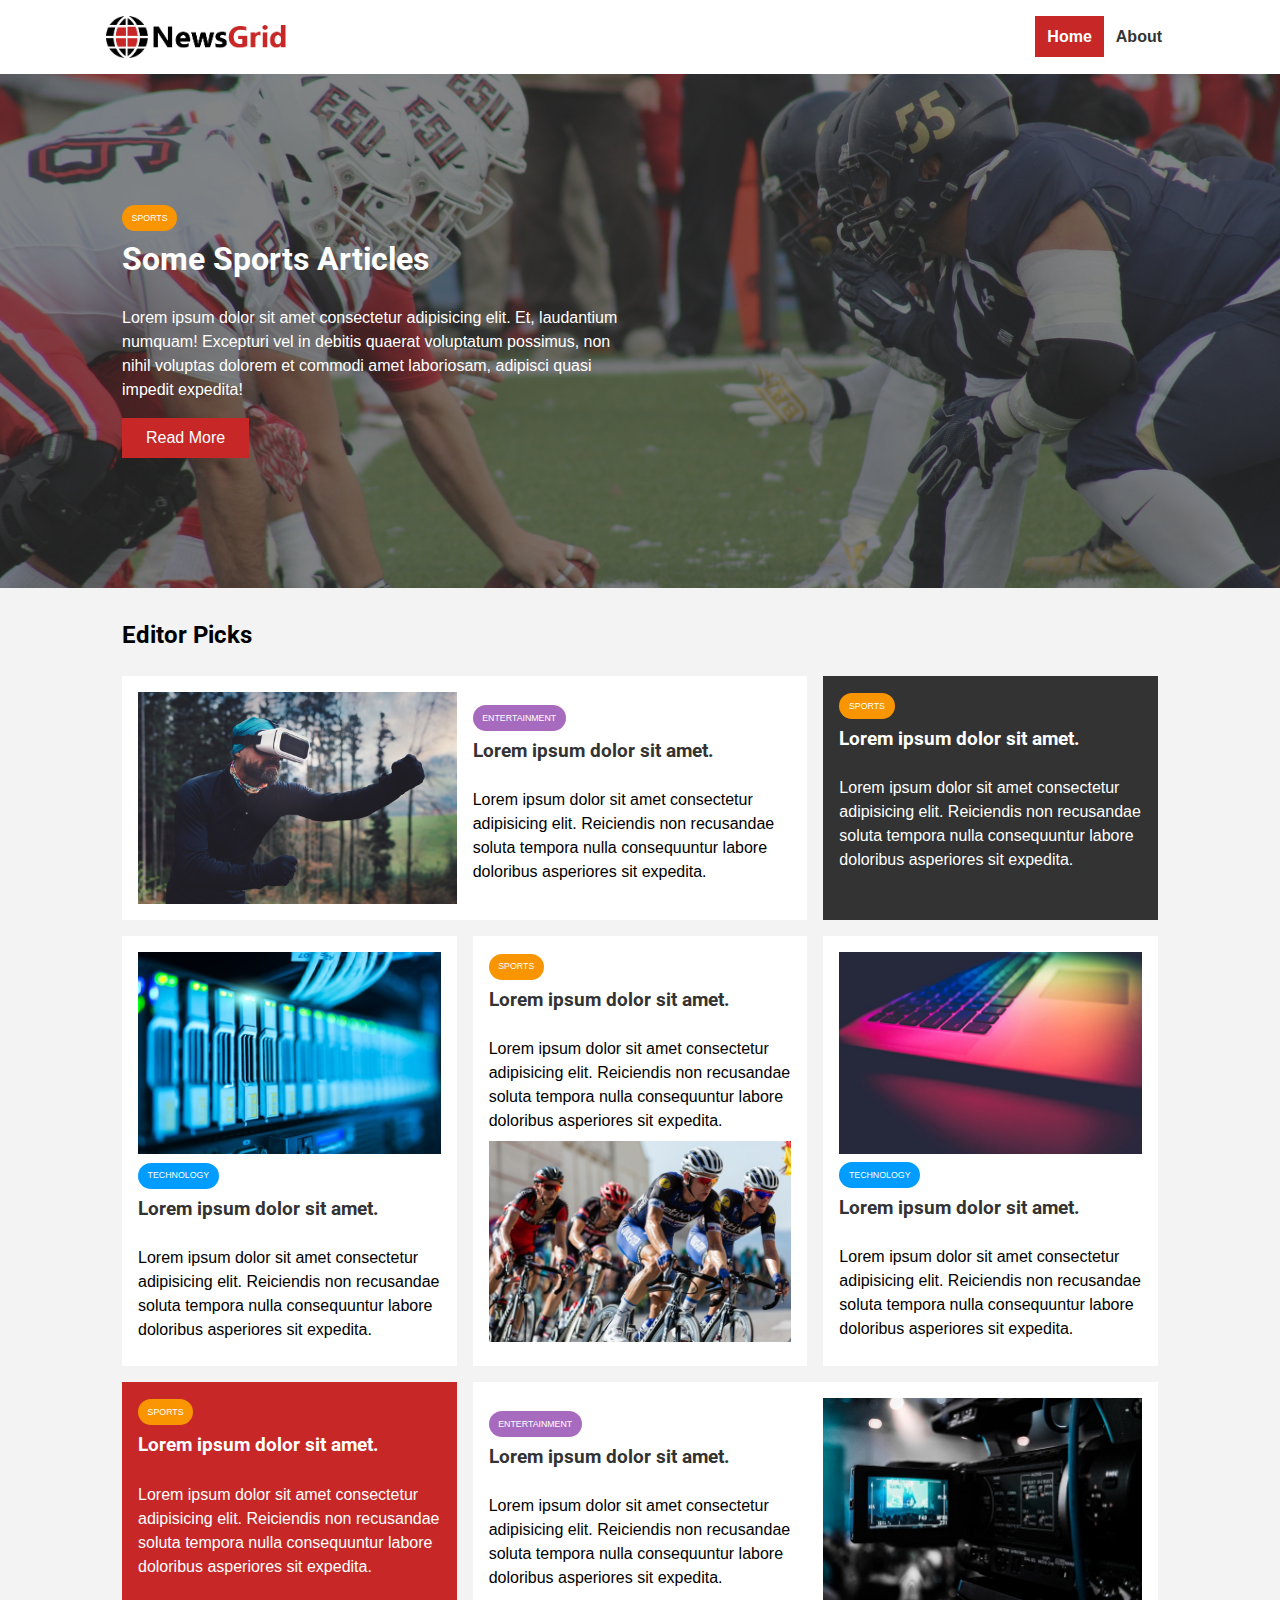
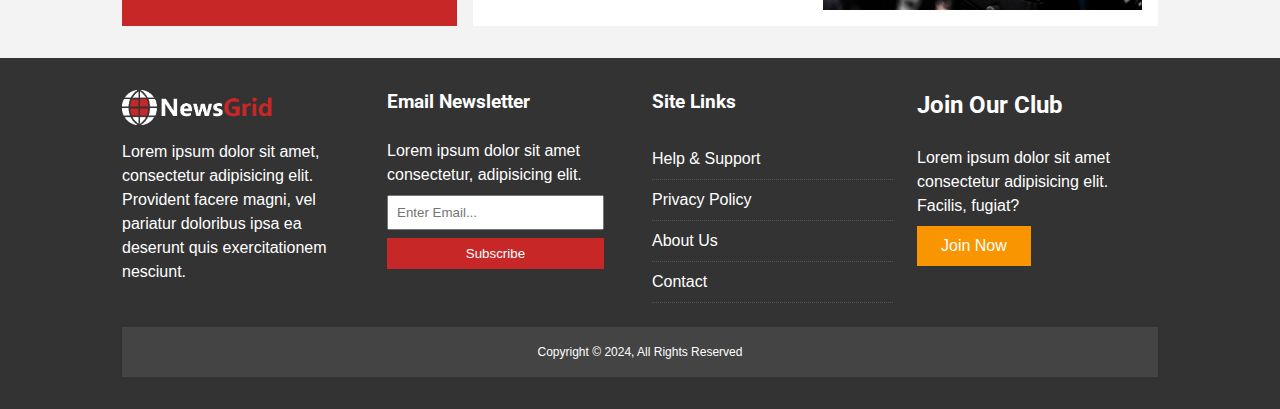
<file: index.html>
<!DOCTYPE html>
<html lang="en">
  <head>
    <meta charset="UTF-8" />
    <meta name="viewport" content="width=device-width, initial-scale=1.0" />
    <link
      rel="stylesheet"
      href="https://cdnjs.cloudflare.com/ajax/libs/font-awesome/6.5.1/css/all.min.css"
      integrity="sha512-DTOQO9RWCH3ppGqcWaEA1BIZOC6xxalwEsw9c2QQeAIftl+Vegovlnee1c9QX4TctnWMn13TZye+giMm8e2LwA=="
      crossorigin="anonymous"
      referrerpolicy="no-referrer" />
    <link rel="preconnect" href="https://fonts.googleapis.com" />
    <link rel="preconnect" href="https://fonts.gstatic.com" crossorigin />
    <link rel="preconnect" href="https://fonts.googleapis.com" />
    <link rel="preconnect" href="https://fonts.gstatic.com" crossorigin />
    <link
      href="https://fonts.googleapis.com/css2?family=Roboto&display=swap"
      rel="stylesheet" />
    <link rel="stylesheet" href="css/style.css" />
    <link
      rel="stylesheet"
      media="screen and (max-width: 768px)"
      href="css/mobile.css" />
    <link rel="shortcut icon" type="image/x-icon" href="favicon.ico" />
    <title>NewsGrid | Latest News</title>
  </head>
  <body>
    <nav id="main-nav">
      <div class="container">
        <img src="image_resources/logo.png" alt="NewsGrid" class="logo" />
        <div class="social">
          <a href="http://facebook.com" target="_blank"
            ><i class="fab fa-facebook fa-2x"></i
          ></a>
          <a href="http://twitter.com" target="_blank"
            ><i class="fab fa-twitter fa-2x"></i
          ></a>
          <a href="http://instagram.com" target="_blank"
            ><i class="fab fa-instagram fa-2x"></i
          ></a>
          <a href="http://youtube.com" target="_blank"
            ><i class="fab fa-youtube fa-2x"></i
          ></a>
        </div>
        <ul>
          <li><a href="index.html" class="current">Home</a></li>
          <li><a href="about.html">About</a></li>
        </ul>
      </div>
    </nav>

    <!-- Showcase -->
    <header id="showcase">
      <div class="container">
        <div class="showcase-container">
          <div class="showcase-content">
            <div class="category category-sports">Sports</div>
            <h1>Some Sports Articles</h1>
            <p>
              Lorem ipsum dolor sit amet consectetur adipisicing elit. Et,
              laudantium numquam! Excepturi vel in debitis quaerat voluptatum
              possimus, non nihil voluptas dolorem et commodi amet laboriosam,
              adipisci quasi impedit expedita!
            </p>
            <a href="article.html" class="btn btn-primary">Read More</a>
          </div>
        </div>
      </div>
    </header>

    <!-- Home Articles -->
    <section id="home-articles" class="py-2">
      <div class="container">
        <h2>Editor Picks</h2>
        <div class="articles-container">
          <article class="card">
            <img src="/image_resources/articles/ent1.jpg" alt="" />
            <div>
              <div class="category category-ent">Entertainment</div>
              <h3><a href="article.html">Lorem ipsum dolor sit amet.</a></h3>
              <p>
                Lorem ipsum dolor sit amet consectetur adipisicing elit.
                Reiciendis non recusandae soluta tempora nulla consequuntur
                labore doloribus asperiores sit expedita.
              </p>
            </div>
          </article>
          <article class="card bg-dark">
            <div class="category category-sports">Sports</div>
            <h3><a href="article.html">Lorem ipsum dolor sit amet.</a></h3>
            <p>
              Lorem ipsum dolor sit amet consectetur adipisicing elit.
              Reiciendis non recusandae soluta tempora nulla consequuntur labore
              doloribus asperiores sit expedita.
            </p>
          </article>
          <article class="card">
            <img src="/image_resources/articles/tech1.jpg" alt="" />
            <div class="category category-tech">Technology</div>
            <h3><a href="article.html">Lorem ipsum dolor sit amet.</a></h3>
            <p>
              Lorem ipsum dolor sit amet consectetur adipisicing elit.
              Reiciendis non recusandae soluta tempora nulla consequuntur labore
              doloribus asperiores sit expedita.
            </p>
          </article>
          <article class="card">
            <div class="category category-sports">Sports</div>
            <h3><a href="article.html">Lorem ipsum dolor sit amet.</a></h3>
            <p>
              Lorem ipsum dolor sit amet consectetur adipisicing elit.
              Reiciendis non recusandae soluta tempora nulla consequuntur labore
              doloribus asperiores sit expedita.
            </p>
            <img src="/image_resources/articles/sports1.jpg" alt="" />
          </article>
          <article class="card">
            <img src="/image_resources/articles/tech2.jpg" alt="" />
            <div class="category category-tech">Technology</div>
            <h3><a href="article.html">Lorem ipsum dolor sit amet.</a></h3>
            <p>
              Lorem ipsum dolor sit amet consectetur adipisicing elit.
              Reiciendis non recusandae soluta tempora nulla consequuntur labore
              doloribus asperiores sit expedita.
            </p>
          </article>
          <article class="card bg-primary">
            <div class="category category-sports">Sports</div>
            <h3><a href="article.html">Lorem ipsum dolor sit amet.</a></h3>
            <p>
              Lorem ipsum dolor sit amet consectetur adipisicing elit.
              Reiciendis non recusandae soluta tempora nulla consequuntur labore
              doloribus asperiores sit expedita.
            </p>
          </article>
          <article class="card">
            <div>
              <div class="category category-ent">Entertainment</div>
              <h3><a href="article.html">Lorem ipsum dolor sit amet.</a></h3>
              <p>
                Lorem ipsum dolor sit amet consectetur adipisicing elit.
                Reiciendis non recusandae soluta tempora nulla consequuntur
                labore doloribus asperiores sit expedita.
              </p>
            </div>
            <img src="/image_resources/articles/ent2.jpg" alt="" />
          </article>
        </div>
      </div>
    </section>

    <!-- Footer -->
    <footer id="main-footer" class="py-2">
      <div class="container footer-container">
        <div>
          <img src="/image_resources/logo_light.png" alt="NewsGrid" />
          <p>
            Lorem ipsum dolor sit amet, consectetur adipisicing elit. Provident
            facere magni, vel pariatur doloribus ipsa ea deserunt quis
            exercitationem nesciunt.
          </p>
        </div>
        <div>
          <h3>Email Newsletter</h3>
          <p>Lorem ipsum dolor sit amet consectetur, adipisicing elit.</p>
          <form name="contact" method="POST" data-netlify="true">
            <input type="email" name="email" placeholder="Enter Email..." />
            <input type="submit" value="Subscribe" class="btn btn-primary" />
          </form>
        </div>
        <div>
          <h3>Site Links</h3>
          <ul class="list">
            <li><a href="#">Help & Support</a></li>
            <li><a href="#">Privacy Policy</a></li>
            <li><a href="#">About Us</a></li>
            <li><a href="#">Contact</a></li>
          </ul>
        </div>
        <div>
          <h2>Join Our Club</h2>
          <p>
            Lorem ipsum dolor sit amet consectetur adipisicing elit. Facilis,
            fugiat?
          </p>
          <a href="" class="btn btn-secondary">Join Now</a>
        </div>
        <div>
          <p>Copyright &copy; 2024, All Rights Reserved</p>
        </div>
      </div>
    </footer>
  </body>
</html>
</file>
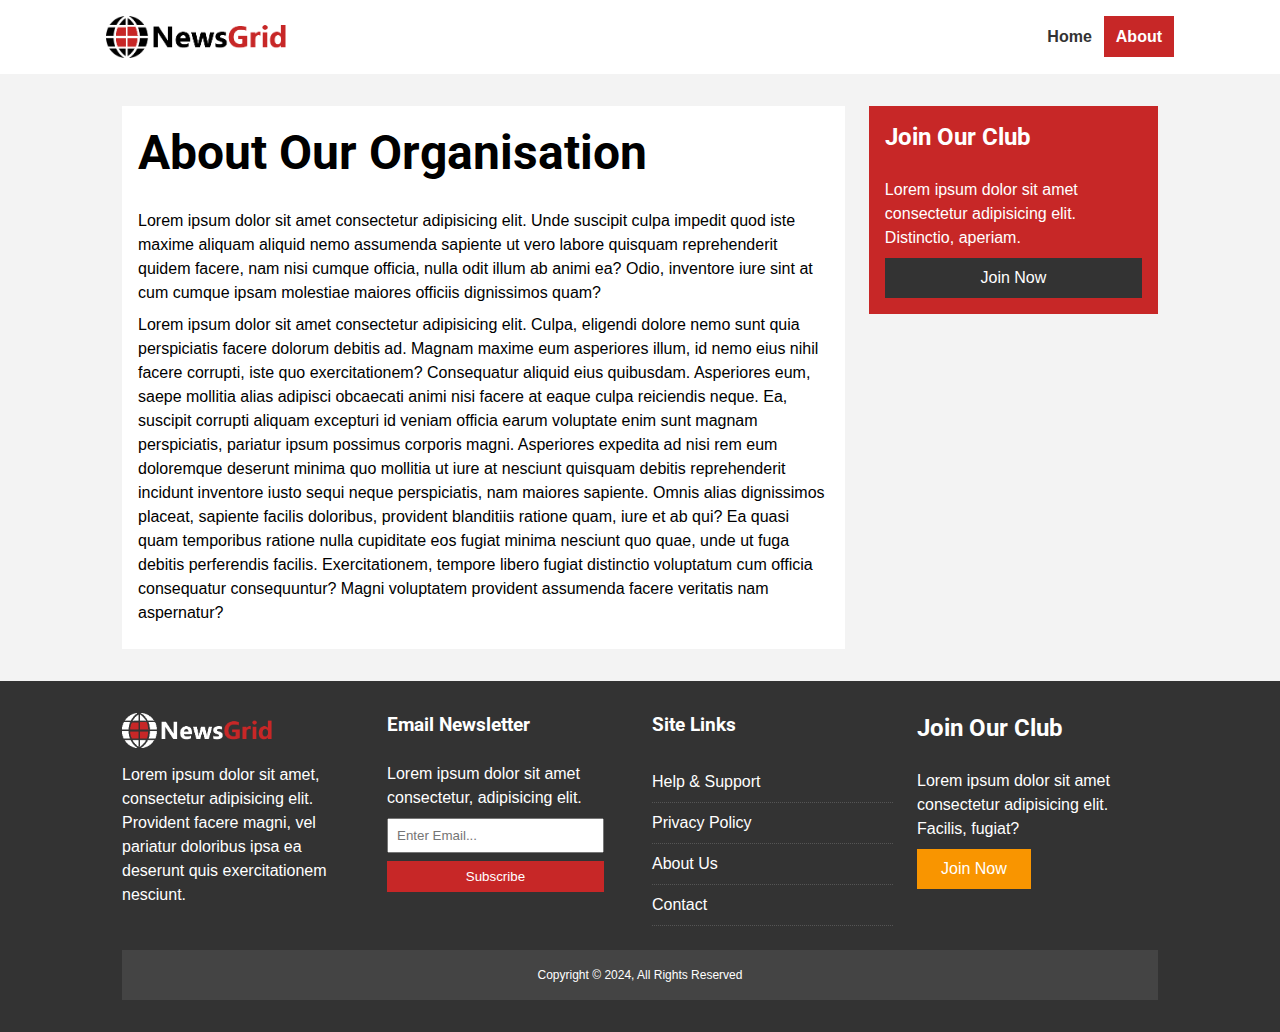
<file: about.html>
<!DOCTYPE html>
<html lang="en">
  <head>
    <meta charset="UTF-8" />
    <meta name="viewport" content="width=device-width, initial-scale=1.0" />
    <link
      rel="stylesheet"
      href="https://cdnjs.cloudflare.com/ajax/libs/font-awesome/6.5.1/css/all.min.css"
      integrity="sha512-DTOQO9RWCH3ppGqcWaEA1BIZOC6xxalwEsw9c2QQeAIftl+Vegovlnee1c9QX4TctnWMn13TZye+giMm8e2LwA=="
      crossorigin="anonymous"
      referrerpolicy="no-referrer" />
    <link rel="preconnect" href="https://fonts.googleapis.com" />
    <link rel="preconnect" href="https://fonts.gstatic.com" crossorigin />
    <link rel="preconnect" href="https://fonts.googleapis.com" />
    <link rel="preconnect" href="https://fonts.gstatic.com" crossorigin />
    <link
      href="https://fonts.googleapis.com/css2?family=Roboto&display=swap"
      rel="stylesheet" />
    <link rel="stylesheet" href="css/style.css" />
    <link
      rel="stylesheet"
      media="screen and (max-width: 768px)"
      href="css/mobile.css" />
    <link rel="shortcut icon" type="image/x-icon" href="favicon.ico" />
    <title>NewsGrid | About</title>
  </head>
  <body>
    <nav id="main-nav">
      <div class="container">
        <img src="image_resources/logo.png" alt="NewsGrid" class="logo" />
        <div class="social">
          <a href="http://facebook.com" target="_blank"
            ><i class="fab fa-facebook fa-2x"></i
          ></a>
          <a href="http://twitter.com" target="_blank"
            ><i class="fab fa-twitter fa-2x"></i
          ></a>
          <a href="http://instagram.com" target="_blank"
            ><i class="fab fa-instagram fa-2x"></i
          ></a>
          <a href="http://youtube.com" target="_blank"
            ><i class="fab fa-youtube fa-2x"></i
          ></a>
        </div>
        <ul>
          <li><a href="index.html">Home</a></li>
          <li><a href="about.html" class="current">About</a></li>
        </ul>
      </div>
    </nav>

    <section id="about">
      <div class="container">
        <div class="page-container">
          <article class="card">
            <h1 class="l-heading">About Our Organisation</h1>
            <p>
              Lorem ipsum dolor sit amet consectetur adipisicing elit. Unde
              suscipit culpa impedit quod iste maxime aliquam aliquid nemo
              assumenda sapiente ut vero labore quisquam reprehenderit quidem
              facere, nam nisi cumque officia, nulla odit illum ab animi ea?
              Odio, inventore iure sint at cum cumque ipsam molestiae maiores
              officiis dignissimos quam?
            </p>
            <p>
              Lorem ipsum dolor sit amet consectetur adipisicing elit. Culpa,
              eligendi dolore nemo sunt quia perspiciatis facere dolorum debitis
              ad. Magnam maxime eum asperiores illum, id nemo eius nihil facere
              corrupti, iste quo exercitationem? Consequatur aliquid eius
              quibusdam. Asperiores eum, saepe mollitia alias adipisci obcaecati
              animi nisi facere at eaque culpa reiciendis neque. Ea, suscipit
              corrupti aliquam excepturi id veniam officia earum voluptate enim
              sunt magnam perspiciatis, pariatur ipsum possimus corporis magni.
              Asperiores expedita ad nisi rem eum doloremque deserunt minima quo
              mollitia ut iure at nesciunt quisquam debitis reprehenderit
              incidunt inventore iusto sequi neque perspiciatis, nam maiores
              sapiente. Omnis alias dignissimos placeat, sapiente facilis
              doloribus, provident blanditiis ratione quam, iure et ab qui? Ea
              quasi quam temporibus ratione nulla cupiditate eos fugiat minima
              nesciunt quo quae, unde ut fuga debitis perferendis facilis.
              Exercitationem, tempore libero fugiat distinctio voluptatum cum
              officia consequatur consequuntur? Magni voluptatem provident
              assumenda facere veritatis nam aspernatur?
            </p>
          </article>
          <aside class="card bg-primary">
            <h2>Join Our Club</h2>
            <p>
              Lorem ipsum dolor sit amet consectetur adipisicing elit.
              Distinctio, aperiam.
            </p>
            <a href="#" class="btn btn-dark btn-block">Join Now</a>
          </aside>
        </div>
      </div>
    </section>

    <!-- Footer -->
    <footer id="main-footer" class="py-2">
      <div class="container footer-container">
        <div>
          <img src="/image_resources/logo_light.png" alt="NewsGrid" />
          <p>
            Lorem ipsum dolor sit amet, consectetur adipisicing elit. Provident
            facere magni, vel pariatur doloribus ipsa ea deserunt quis
            exercitationem nesciunt.
          </p>
        </div>
        <div>
          <h3>Email Newsletter</h3>
          <p>Lorem ipsum dolor sit amet consectetur, adipisicing elit.</p>
          <form name="contact" method="POST" data-netlify="true">
            <input type="email" name="email" placeholder="Enter Email..." />
            <input type="submit" value="Subscribe" class="btn btn-primary" />
          </form>
        </div>
        <div>
          <h3>Site Links</h3>
          <ul class="list">
            <li><a href="#">Help & Support</a></li>
            <li><a href="#">Privacy Policy</a></li>
            <li><a href="#">About Us</a></li>
            <li><a href="#">Contact</a></li>
          </ul>
        </div>
        <div>
          <h2>Join Our Club</h2>
          <p>
            Lorem ipsum dolor sit amet consectetur adipisicing elit. Facilis,
            fugiat?
          </p>
          <a href="" class="btn btn-secondary">Join Now</a>
        </div>
        <div>
          <p>Copyright &copy; 2024, All Rights Reserved</p>
        </div>
      </div>
    </footer>
  </body>
</html>
</file>
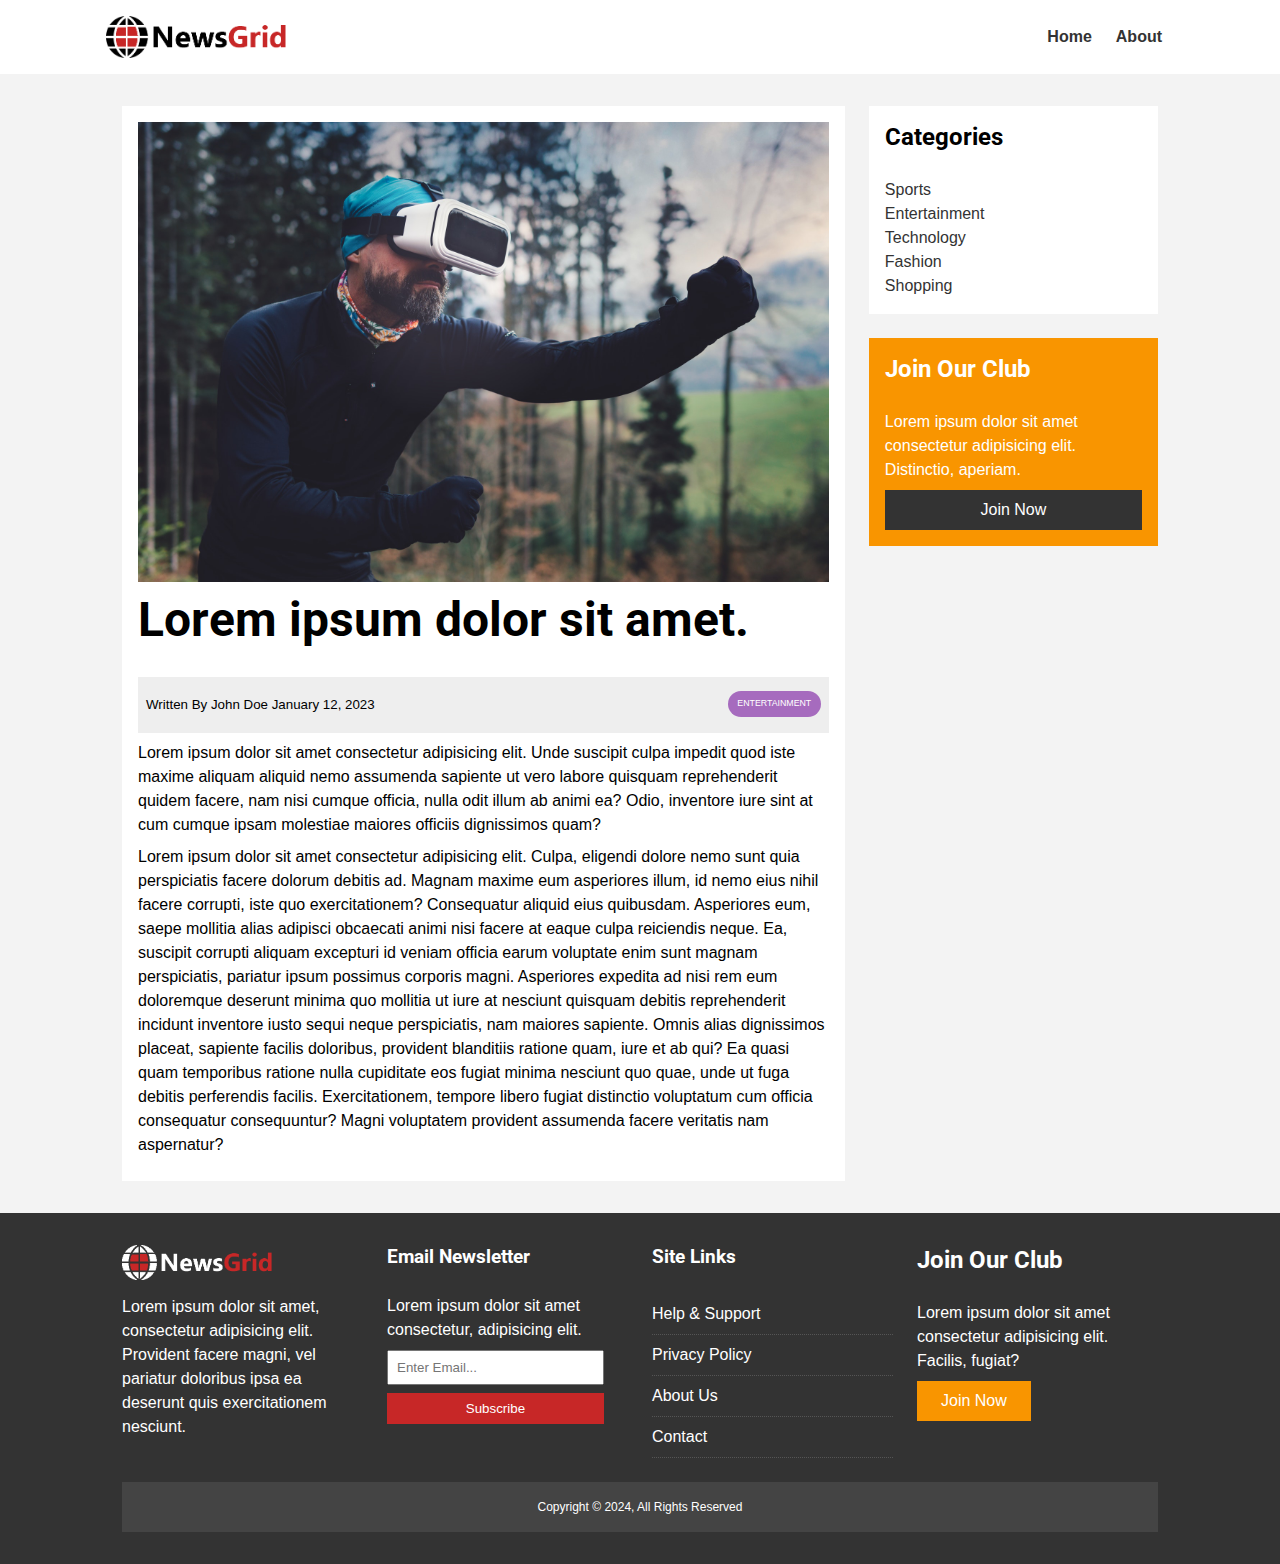
<file: article.html>
<!DOCTYPE html>
<html lang="en">
  <head>
    <meta charset="UTF-8" />
    <meta name="viewport" content="width=device-width, initial-scale=1.0" />
    <link
      rel="stylesheet"
      href="https://cdnjs.cloudflare.com/ajax/libs/font-awesome/6.5.1/css/all.min.css"
      integrity="sha512-DTOQO9RWCH3ppGqcWaEA1BIZOC6xxalwEsw9c2QQeAIftl+Vegovlnee1c9QX4TctnWMn13TZye+giMm8e2LwA=="
      crossorigin="anonymous"
      referrerpolicy="no-referrer" />
    <link rel="preconnect" href="https://fonts.googleapis.com" />
    <link rel="preconnect" href="https://fonts.gstatic.com" crossorigin />
    <link rel="preconnect" href="https://fonts.googleapis.com" />
    <link rel="preconnect" href="https://fonts.gstatic.com" crossorigin />
    <link
      href="https://fonts.googleapis.com/css2?family=Roboto&display=swap"
      rel="stylesheet" />
    <link rel="stylesheet" href="css/style.css" />
    <link
      rel="stylesheet"
      media="screen and (max-width: 768px)"
      href="css/mobile.css" />
    <link rel="shortcut icon" type="image/x-icon" href="favicon.ico" />
    <title>NewsGrid | Latest News</title>
  </head>
  <body>
    <nav id="main-nav">
      <div class="container">
        <img src="image_resources/logo.png" alt="NewsGrid" class="logo" />
        <div class="social">
          <a href="http://facebook.com" target="_blank"
            ><i class="fab fa-facebook fa-2x"></i
          ></a>
          <a href="http://twitter.com" target="_blank"
            ><i class="fab fa-twitter fa-2x"></i
          ></a>
          <a href="http://instagram.com" target="_blank"
            ><i class="fab fa-instagram fa-2x"></i
          ></a>
          <a href="http://youtube.com" target="_blank"
            ><i class="fab fa-youtube fa-2x"></i
          ></a>
        </div>
        <ul>
          <li><a href="index.html">Home</a></li>
          <li><a href="about.html">About</a></li>
        </ul>
      </div>
    </nav>

    <section id="article">
      <div class="container">
        <div class="page-container">
          <article class="card">
            <img src="image_resources/articles/ent1.jpg" alt="" />
            <h1 class="l-heading">Lorem ipsum dolor sit amet.</h1>
            <div class="meta">
              <small>
                <i class="fas fa-user"></i> Written By John Doe January 12, 2023
              </small>
              <div class="category category-ent">Entertainment</div>
            </div>
            <p>
              Lorem ipsum dolor sit amet consectetur adipisicing elit. Unde
              suscipit culpa impedit quod iste maxime aliquam aliquid nemo
              assumenda sapiente ut vero labore quisquam reprehenderit quidem
              facere, nam nisi cumque officia, nulla odit illum ab animi ea?
              Odio, inventore iure sint at cum cumque ipsam molestiae maiores
              officiis dignissimos quam?
            </p>
            <p>
              Lorem ipsum dolor sit amet consectetur adipisicing elit. Culpa,
              eligendi dolore nemo sunt quia perspiciatis facere dolorum debitis
              ad. Magnam maxime eum asperiores illum, id nemo eius nihil facere
              corrupti, iste quo exercitationem? Consequatur aliquid eius
              quibusdam. Asperiores eum, saepe mollitia alias adipisci obcaecati
              animi nisi facere at eaque culpa reiciendis neque. Ea, suscipit
              corrupti aliquam excepturi id veniam officia earum voluptate enim
              sunt magnam perspiciatis, pariatur ipsum possimus corporis magni.
              Asperiores expedita ad nisi rem eum doloremque deserunt minima quo
              mollitia ut iure at nesciunt quisquam debitis reprehenderit
              incidunt inventore iusto sequi neque perspiciatis, nam maiores
              sapiente. Omnis alias dignissimos placeat, sapiente facilis
              doloribus, provident blanditiis ratione quam, iure et ab qui? Ea
              quasi quam temporibus ratione nulla cupiditate eos fugiat minima
              nesciunt quo quae, unde ut fuga debitis perferendis facilis.
              Exercitationem, tempore libero fugiat distinctio voluptatum cum
              officia consequatur consequuntur? Magni voluptatem provident
              assumenda facere veritatis nam aspernatur?
            </p>
          </article>

          <aside class="categories card">
            <h2>Categories</h2>
            <ul>
              <li>
                <a href="#"><i class="fas fa-chevron-right"></i> Sports</a>
              </li>
              <li>
                <a href="#"
                  ><i class="fas fa-chevron-right"></i> Entertainment</a
                >
              </li>
              <li>
                <a href="#"><i class="fas fa-chevron-right"></i> Technology</a>
              </li>
              <li>
                <a href="#"><i class="fas fa-chevron-right"></i> Fashion</a>
              </li>
              <li>
                <a href="#"><i class="fas fa-chevron-right"></i> Shopping</a>
              </li>
            </ul>
          </aside>

          <aside class="card bg-secondary">
            <h2>Join Our Club</h2>
            <p>
              Lorem ipsum dolor sit amet consectetur adipisicing elit.
              Distinctio, aperiam.
            </p>
            <a href="#" class="btn btn-dark btn-block">Join Now</a>
          </aside>
        </div>
      </div>
    </section>

    <!-- Footer -->
    <footer id="main-footer" class="py-2">
      <div class="container footer-container">
        <div>
          <img src="/image_resources/logo_light.png" alt="NewsGrid" />
          <p>
            Lorem ipsum dolor sit amet, consectetur adipisicing elit. Provident
            facere magni, vel pariatur doloribus ipsa ea deserunt quis
            exercitationem nesciunt.
          </p>
        </div>
        <div>
          <h3>Email Newsletter</h3>
          <p>Lorem ipsum dolor sit amet consectetur, adipisicing elit.</p>
          <form name="contact" method="POST" data-netlify="true">
            <input type="email" name="email" placeholder="Enter Email..." />
            <input type="submit" value="Subscribe" class="btn btn-primary" />
          </form>
        </div>
        <div>
          <h3>Site Links</h3>
          <ul class="list">
            <li><a href="#">Help & Support</a></li>
            <li><a href="#">Privacy Policy</a></li>
            <li><a href="#">About Us</a></li>
            <li><a href="#">Contact</a></li>
          </ul>
        </div>
        <div>
          <h2>Join Our Club</h2>
          <p>
            Lorem ipsum dolor sit amet consectetur adipisicing elit. Facilis,
            fugiat?
          </p>
          <a href="" class="btn btn-secondary">Join Now</a>
        </div>
        <div>
          <p>Copyright &copy; 2024, All Rights Reserved</p>
        </div>
      </div>
    </footer>
  </body>
</html>
</file>
<file: css/style.css>
:root {
  --primary-color: #c72727;
  --secondary-color: #f99500;
  --light-color: #f3f3f3;
  --dark-color: #333;
  --max-width: 1100px;
}

.category {
  --sports-color: #f99500;
  --ent-color: #a66bbe;
  --tech-color: #009cff;
}

* {
  margin: 0;
  padding: 0;
  box-sizing: border-box;
}

body {
  font-family: Arial, Helvetica, sans-serif;
  line-height: 1.5;
  background: var(--light-color);
}

a {
  color: #333;
  text-decoration: none;
}

ul {
  list-style: none;
}

p {
  margin: 0.5rem 0;
}

img {
  width: 100%;
}

h1,
h2,
h3,
h4,
h5,
h6 {
  font-family: "Roboto", cursive;
  margin-bottom: 1.55rem;
  line-height: 1.3;
}

/* Utility */
.container {
  max-width: var(--max-width);
  margin: auto;
  padding: 0 2rem;
  overflow: hidden;
}

.category {
  display: inline-block;
  color: #fff;
  font-size: 0.55rem;
  text-transform: uppercase;
  padding: 0.4rem 0.6rem;
  border-radius: 15px;
  margin-bottom: 0.5rem;
}

.category-sports {
  background: var(--sports-color);
}
.category-ent {
  background: var(--ent-color);
}
.category-tech {
  background: var(--tech-color);
}

.btn {
  display: inline-block;
  border: none;
  background: var(--dark-color);
  color: #fff;
  padding: 0.5rem 1.5rem;
}

.btn-light {
  background: var(--light-color);
}
.btn-primary {
  background: var(--primary-color);
}
.btn-secondary {
  background: var(--secondary-color);
}

.btn-block {
  display: block;
  width: 100%;
  text-align: center;
}

.btn:hover {
  opacity: 0.9;
}

.card {
  background: #fff;
  padding: 1rem;
}

.bg-dark {
  background: var(--dark-color);
  color: #fff;
}
.bg-primary {
  background: var(--primary-color);
  color: #fff;
}
.bg-secondary {
  background: var(--secondary-color);
  color: #fff;
}

.bg-dark h1,
.bg-dark h2,
.bg-dark h3,
.bg-dark a,
.bg-primary h1,
.bg-primary h2,
.bg-primary h3,
.bg-primary a,
.bg-secondary h1,
.bg-secondary h2,
.bg-secondary h3,
.bg-secondary a {
  color: #fff;
}

.py-1 {
  padding: 1.5rem 0;
}
.py-2 {
  padding: 2rem 0;
}
.py-3 {
  padding: 3rem 0;
}
.p-1 {
  padding: 1.5rem;
}
.p-2 {
  padding: 2rem;
}
.p-3 {
  padding: 3rem;
}

.l-heading {
  font-size: 3rem;
  font-weight: bold;
}

.list li {
  padding: 0.5rem 0;
  border-bottom: #555 dotted 1px;
  & a {
    color: #fff;
  }
}

.list li:hover a {
  color: var(--primary-color);
}

/* Inner page grid container */
.page-container {
  display: grid;
  grid-template-columns: 5fr 2fr;
  margin: 2rem 0;
  gap: 1.5rem;
}

.page-container > *:first-child {
  grid-row: 1 / span 3;
}

/* Navigation */
#main-nav {
  background-color: #fff;
  position: sticky;
  top: 0;
  z-index: 2;
}

#main-nav .container {
  display: grid;
  grid-template-columns: 6fr 3fr 2fr;
  padding: 1rem;
  align-items: center;
}

#main-nav .logo {
  width: 180px;
}

#main-nav ul {
  justify-self: end;
  display: flex;
}

#main-nav ul li a {
  padding: 0.75rem;
  font-weight: bold;
}

#main-nav ul li a.current {
  background: var(--primary-color);
  color: #fff;
}

#main-nav ul li a.current:hover {
  background: var(--light-color);
  color: var(--dark-color);
}

#main-nav .social {
  justify-self: center;
}

#main-nav .social i {
  color: #777;
  margin-right: 0.5rem;
}

/* Showcase */
#showcase {
  color: #fff;
  background: #333;
  padding: 2rem;
  position: relative;
}

#showcase:before {
  content: "";
  background: url(../image_resources/featured.jpg) no-repeat center center/cover;
  position: absolute;
  top: 0;
  left: 0;
  width: 100%;
  height: 100%;
  opacity: 0.4;
}

#showcase {
  & .showcase-container {
    display: grid;
    grid-template-columns: repeat(2, 1fr);
    justify-content: center;
    align-items: center;
    height: 50vh;
    display: grid;

    & .showcase-content {
      z-index: 1;
    }

    & .showcase-content p {
      margin-bottom: 1rem;
    }
  }
}

/* Home Articles */
#home-articles .articles-container {
  display: grid;
  grid-template-columns: repeat(3, 1fr);
  gap: 1rem;
}

#home-articles .articles-container > *:first-child,
#home-articles .articles-container > *:last-child {
  display: grid;
  grid-template-columns: repeat(2, 1fr);
  gap: 1rem;
  grid-column: 1 / span 2;
  align-items: center;
}

#home-articles .articles-container > *:last-child {
  grid-column: 2 / span 2;
}

#article .meta {
  display: flex;
  justify-content: space-between;
  align-items: center;
  background: #eee;
  padding: 0.5rem;
}

#article .meta .category {
  margin-top: 0.4rem;
}

/* Footer */
#main-footer {
  background: var(--dark-color);
  color: #fff;
}

#main-footer img {
  width: 150px;
}

#main-footer .footer-container {
  display: grid;
  grid-template-columns: repeat(4, 1fr);
  gap: 1.5rem;
}

#main-footer .footer-container > *:last-child {
  background: #444;
  grid-column: 1 / span 4;
  padding: 0.5rem;
  text-align: center;
  font-size: 0.75rem;
}

#main-footer .footer-container input[type="email"] {
  width: 90%;
  padding: 0.5rem;
  margin-bottom: 0.5rem;
}

#main-footer .footer-container input[type="submit"] {
  width: 90%;
}
</file>
<file: css/mobile.css>
/* Navigation */
#main-nav .social {
  display: none;
}

#main-nav .container {
  grid-template-columns: 1fr;
  gap: 1.2rem;
}

#main-nav ul,
#main-nav .logo {
  justify-self: center;
}

#main-nav ul li a {
  padding: 0.5rem;
}
#home-articles .articles-container {
  grid-template-columns: repeat(2, 1fr);
}

#home-articles .articles-container > *:first-child,
#home-articles .articles-container > *:last-child {
  grid-template-columns: 1fr;
  grid-column: 1;
}

@media (max-width: 600px) {
  /* Stack grid items */
  #showcase .showcase-container,
  #home-articles .articles-container,
  #main-footer .footer-container {
    grid-template-columns: 1fr;
  }

  #main-footer .footer-container > *:last-child {
    grid-column: 1;
  }

  #main-footer .footer-container > * {
    border-bottom: #444 dotted 1px;
    padding-bottom: 1rem;
  }

  #main-footer .footer-container > *:last-child,
  #main-footer .footer-container > *:nth-child(3),
  #main-footer .footer-container > *:nth-child(4) {
    border: none;
  }

  .page-container {
    grid-template-columns: 1fr;
    text-align: center;
  }

  .page-container > *:first-child {
    grid-row: 1;
  }

  .l-heading {
    font-size: 2rem;
  }
}
</file>
